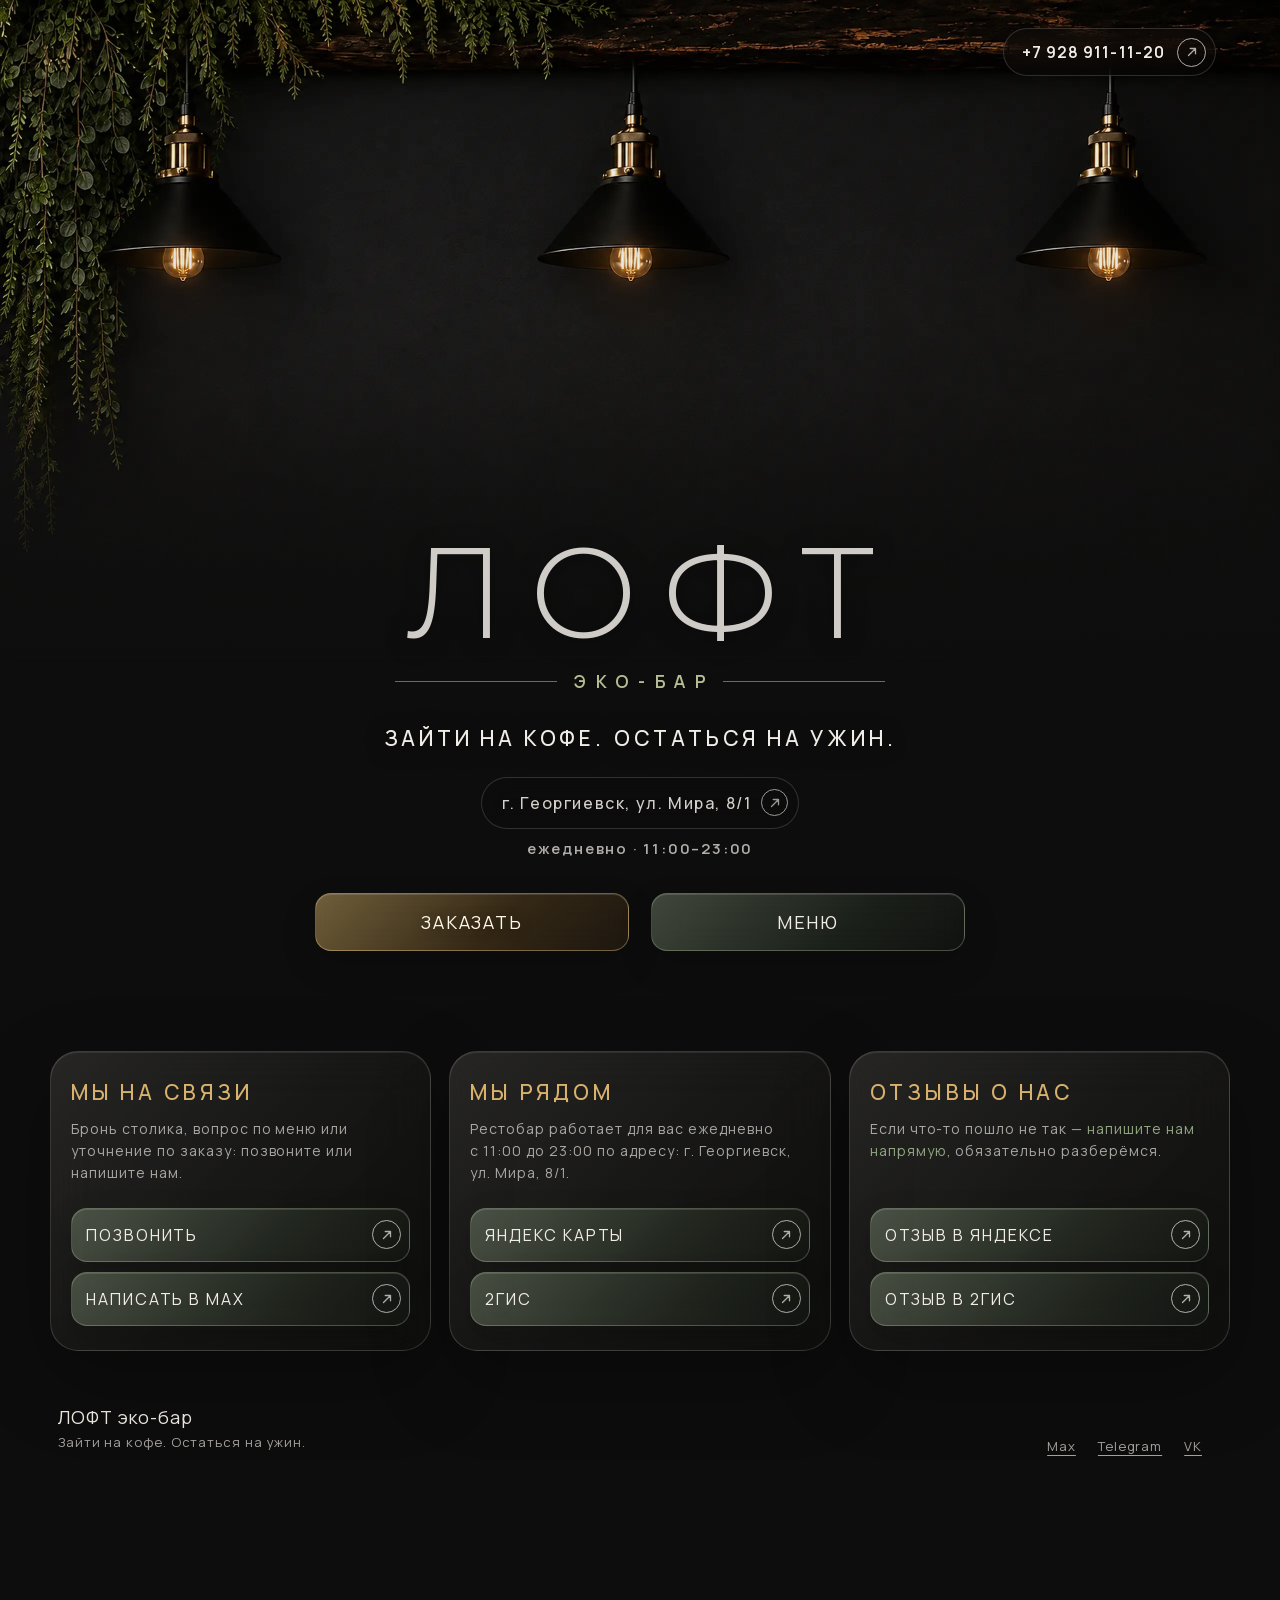
<file: index.html>
<!doctype html>
<html lang="ru">
  <head>
    <meta charset="utf-8" />
    <meta name="viewport" content="width=device-width, initial-scale=1" />
    <meta name="theme-color" content="#0d0d0d" />
    <meta
      name="description"
      content="ЛОФТ эко-бар в Георгиевске: меню, заказ, маршрут и отзывы."
    />
    <title>ЛОФТ эко-бар Георгиевск — рестобар и кофейня</title>
    <link rel="canonical" href="https://loftecobar.ru/" />
    <link rel="icon" href="favicon.svg" type="image/svg+xml" />
    <link rel="apple-touch-icon" sizes="180x180" href="/apple-touch-icon.png" />
    <meta name="apple-mobile-web-app-title" content="ЛОФТ" />
    <link rel="manifest" href="/manifest.webmanifest" />
    <link rel="stylesheet" href="styles.css" />
    <script src="script.js" defer></script>
    <link rel="stylesheet" href="compact-preview.css" />
    <script src="compact-preview.js" defer></script>
    <script type="application/ld+json">
{
  "@context": "https://schema.org",
  "@type": "CafeOrCoffeeShop",
  "name": "ЛОФТ эко-бар",
  "url": "https://loftecobar.ru/",
  "image": "https://loftecobar.ru/assets/hero-lamps-desktop.webp",
  "telephone": "+7 928 911-11-20",
  "address": {
    "@type": "PostalAddress",
    "streetAddress": "ул. Мира, 8/1",
    "addressLocality": "Георгиевск",
    "addressCountry": "RU"
  },
  "openingHours": "Mo-Su 11:00-23:00",
  "menu": "https://loftecobar.ru/menu/",
  "sameAs": [
    "https://t.me/loft_eco_bar",
    "https://vk.ru/loft_eco_bar"
  ],
  "geo": {
    "@type": "GeoCoordinates",
    "latitude": 44.127687,
    "longitude": 43.453145
  }
}
    </script>
  </head>
  <body>
    <nav class="compactBar" aria-label="Быстрый заказ и меню" hidden>
      <a class="button buttonPrimary" href="https://delivery.restik.com/loftecobar" target="_blank" rel="noopener noreferrer">Заказать</a>
      <a class="button buttonGlass" href="/menu/">Меню</a>
    </nav>
    <nav class="topbar" aria-label="Основная навигация">
      <a class="topPhone" href="tel:+79289111120">
        <span>+7 928 911-11-20</span>
        <span class="arrow" aria-hidden="true">
          <svg viewBox="0 0 16 16" focusable="false">
            <path d="M4 12 12 4M6 4h6v6"></path>
          </svg>
        </span>
      </a>
    </nav>
    <main>
      <div class="ambientBackground" aria-hidden="true"></div>

      <header class="hero" id="top">
        <div class="heroContent">
          <div class="heroIdentity">
            <div class="brandLockup">
              <h1>ЛОФТ</h1>
              <div class="ecoDivider" aria-label="эко-бар">
                <span aria-hidden="true"></span>
                <p>эко-бар</p>
                <span aria-hidden="true"></span>
              </div>
            </div>
            <p class="heroTagline">
              <span>Зайти на кофе.</span>
              <span>Остаться на ужин.</span>
            </p>
          </div>

          <div class="heroDetails">
            <a
              class="metaPill metaLink"
              href="https://yandex.ru/maps/-/CLWtAUNn"
              target="_blank"
              rel="noopener noreferrer"
            >
              <span>г. Георгиевск, ул. Мира, 8/1</span>
              <span class="arrow" aria-hidden="true">
                <svg viewBox="0 0 16 16" focusable="false">
                  <path d="M4 12 12 4M6 4h6v6"></path>
                </svg>
              </span>
            </a>
            <span class="heroHours">ежедневно · 11:00–23:00</span>
          </div>

          <div class="heroActions">
            <a
              class="button buttonPrimary"
              href="https://delivery.restik.com/loftecobar"
              target="_blank"
              rel="noopener noreferrer"
            >
              Заказать
              <span class="arrow" aria-hidden="true">
                <svg viewBox="0 0 16 16" focusable="false">
                  <path d="M4 12 12 4M6 4h6v6"></path>
                </svg>
              </span>
            </a>
            <a class="button buttonGlass" href="/menu/">
              Меню
              <span class="arrow" aria-hidden="true">
                <svg viewBox="0 0 16 16" focusable="false">
                  <path d="M4 12 12 4M6 4h6v6"></path>
                </svg>
              </span>
            </a>
          </div>
        </div>
      </header>

      <div class="contentShell">
        <section class="glassPanel contactPanel" id="contact">
          <div class="contactCopy">
            <h2>Мы на связи</h2>
            <p>Бронь столика, вопрос по меню или уточнение по заказу: позвоните или напишите нам.</p>
          </div>
          <div class="contactActions">
            <a class="button buttonPrimary" href="tel:+79289111120">
              Позвонить
              <span class="arrow" aria-hidden="true">
                <svg viewBox="0 0 16 16" focusable="false">
                  <path d="M4 12 12 4M6 4h6v6"></path>
                </svg>
              </span>
            </a>
            <a
              class="button buttonQuiet"
              href="https://max.ru/u/f9LHodD0cOJC2l22G8SwGrYEwNBu0Li9f3mlZ4DPx5f_AALDQjhPPnP1zCc"
              target="_blank"
              rel="noopener noreferrer"
            >
              Написать в Max
              <span class="arrow" aria-hidden="true">
                <svg viewBox="0 0 16 16" focusable="false">
                  <path d="M4 12 12 4M6 4h6v6"></path>
                </svg>
              </span>
            </a>
          </div>
        </section>



        <section class="detailGrid" aria-label="Маршрут">
          <article class="glassPanel detailCard" id="route">
            <div class="detailCopy">
              <h2 class="panelTitle">Мы рядом</h2>
              <p class="panelDescription routeDescription">
                Рестобар работает для вас ежедневно с&nbsp;11:00&nbsp;до&nbsp;23:00 по адресу: г. Георгиевск, ул.&nbsp;Мира,&nbsp;8/1.
              </p>
            </div>
            <div class="buttonStack">
              <a
                class="button buttonPrimary"
                href="https://yandex.ru/maps/-/CLWtAUNn"
                target="_blank"
                rel="noopener noreferrer"
              >
                Яндекс Карты
                <span class="arrow" aria-hidden="true">
                  <svg viewBox="0 0 16 16" focusable="false">
                    <path d="M4 12 12 4M6 4h6v6"></path>
                  </svg>
                </span>
              </a>
              <a
                class="button buttonQuiet"
                href="https://go.2gis.com/yyePI"
                target="_blank"
                rel="noopener noreferrer"
              >
                2ГИС
                <span class="arrow" aria-hidden="true">
                  <svg viewBox="0 0 16 16" focusable="false">
                    <path d="M4 12 12 4M6 4h6v6"></path>
                  </svg>
                </span>
              </a>
            </div>
          </article>
        </section>

        <section class="glassPanel reviewPanel" id="reviews">
          <div class="reviewCopy">
            <h2 class="panelTitle">Отзывы о нас</h2>
            <p class="panelDescription">
              Если что-то пошло не так —
              <a class="reviewDirectLink" href="https://max.ru/u/f9LHodD0cOIA-SZj9-avbQp1Ar7JcLvjmVXccJVioT0Pys84n3wCsUuttxI" target="_blank" rel="noopener noreferrer">напишите нам напрямую</a>, обязательно разберёмся.
            </p>
          </div>
          <div class="reviewActions">
            <a
              class="button buttonPrimary"
              href="https://yandex.ru/maps/org/loft_eco_bar/25566783641/?add-review=true&amp;ll=43.453183%2C44.127639&amp;z=14"
              target="_blank"
              rel="noopener noreferrer"
            >
              Отзыв в Яндексе
              <span class="arrow" aria-hidden="true">
                <svg viewBox="0 0 16 16" focusable="false">
                  <path d="M4 12 12 4M6 4h6v6"></path>
                </svg>
              </span>
            </a>
            <a
              class="button buttonQuiet"
              href="https://go.2gis.com/J8Sox"
              target="_blank"
              rel="noopener noreferrer"
            >
              Отзыв в 2ГИС
              <span class="arrow" aria-hidden="true">
                <svg viewBox="0 0 16 16" focusable="false">
                  <path d="M4 12 12 4M6 4h6v6"></path>
                </svg>
              </span>
            </a>
          </div>
        </section>

        <footer>
          <div>
            <p class="footerBrand">ЛОФТ эко-бар</p>
            <p>Зайти на кофе. Остаться на ужин.</p>
          </div>
          <div class="socials" aria-label="Социальные сети">
            <a
              href="https://max.ru/id615425451700_biz"
              target="_blank"
              rel="noopener noreferrer"
              >Max</a
            >
            <a
              href="https://t.me/loft_eco_bar"
              target="_blank"
              rel="noopener noreferrer"
              >Telegram</a
            >
            <a
              href="https://vk.ru/loft_eco_bar"
              target="_blank"
              rel="noopener noreferrer"
              >VK</a
            >
          </div>
        </footer>
      </div>

      <nav class="mobileDock" aria-label="Быстрые действия">
        <a
          href="https://delivery.restik.com/loftecobar"
          target="_blank"
          rel="noopener noreferrer"
        >
          <span aria-hidden="true"></span>
          Заказать
        </a>
        <a href="/menu/">
          <span aria-hidden="true"></span>
          Меню
        </a>
        <a href="https://yandex.ru/maps/-/CLWtAUNn" target="_blank" rel="noopener noreferrer">
          <span aria-hidden="true"></span>
          Маршрут
        </a>
      </nav>
    </main>
  </body>
</html>
</file>
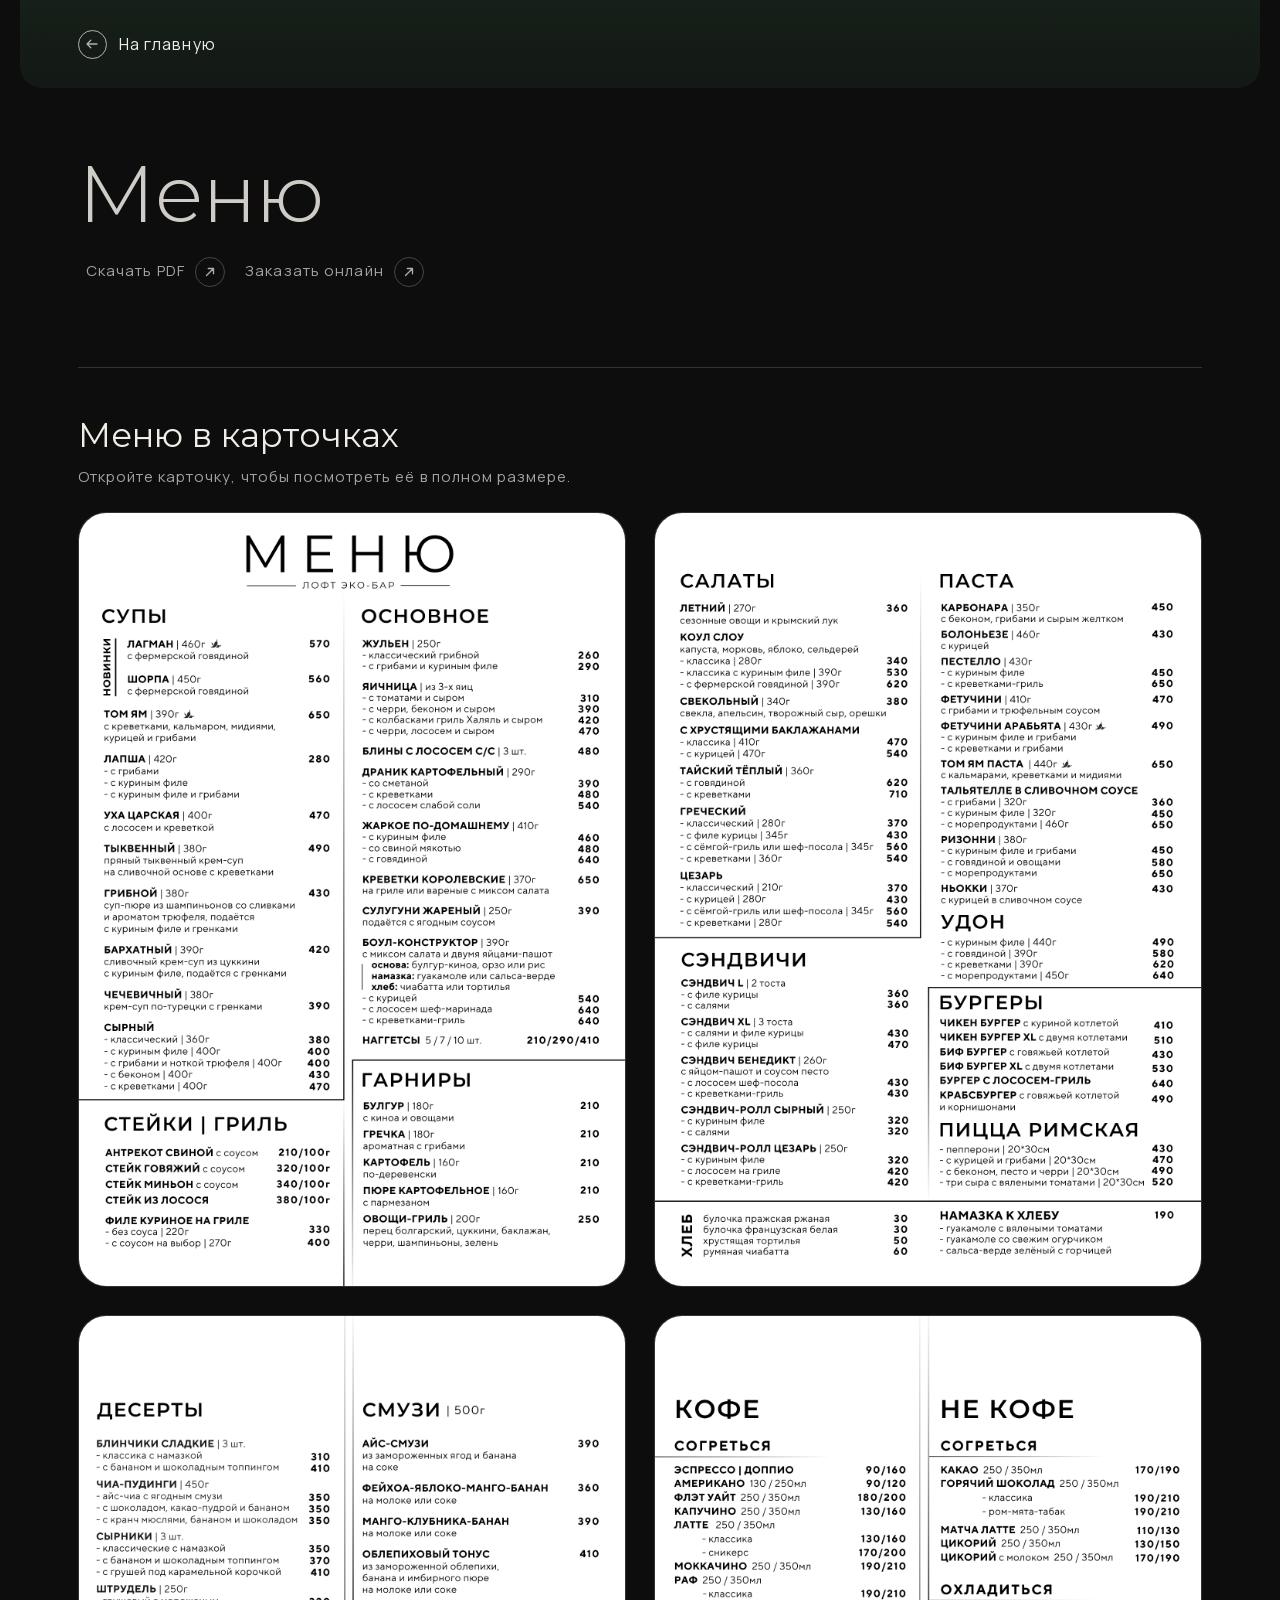
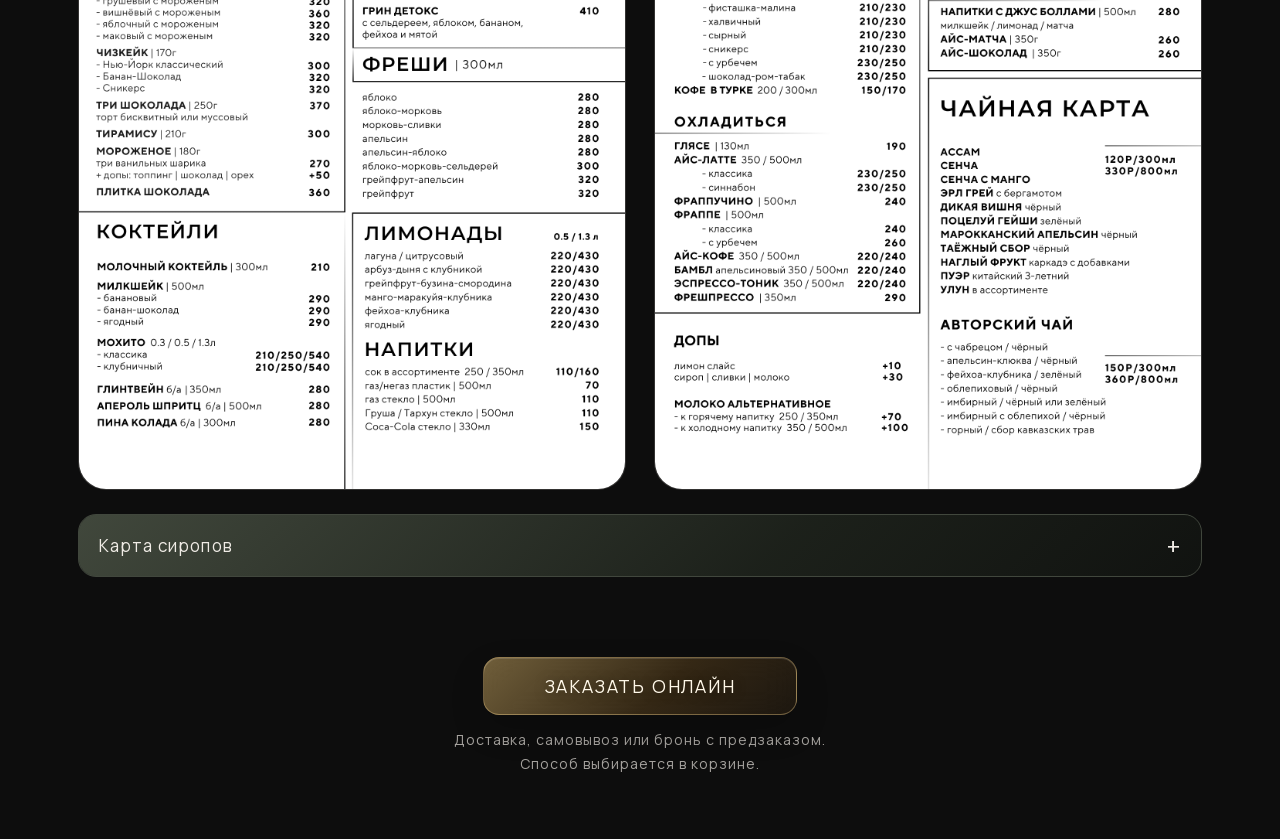
<file: menu/index.html>
<!doctype html>
<html lang="ru">
  <head>
    <meta charset="utf-8" />
    <meta name="viewport" content="width=device-width, initial-scale=1" />
    <meta name="theme-color" content="#0d0d0d" />
    <meta name="description" content="Меню ЛОФТ эко-бар в Георгиевске: карточки, PDF и онлайн-заказ." />
    <title>Меню ЛОФТ эко-бар в Георгиевске — блюда и онлайн-заказ</title>
    <link rel="canonical" href="https://loftecobar.ru/menu/" />
    <link rel="icon" href="/favicon.svg" type="image/svg+xml" />
    <link rel="apple-touch-icon" sizes="180x180" href="/apple-touch-icon.png" />
    <meta name="apple-mobile-web-app-title" content="ЛОФТ" />
    <link rel="manifest" href="/manifest.webmanifest" />
    <link rel="stylesheet" href="/styles.css" />
    <link rel="stylesheet" href="/menu/menu.css" />
    <script src="/script.js" defer></script>
    <script src="/menu/download.js" defer></script>
  </head>
  <body class="menuPage">
    <header class="menuTopbar menuWrap">
      <a class="menuHome" href="/" aria-label="ЛОФТ эко-бар — на главную">
        <span class="arrow" aria-hidden="true">
          <svg viewBox="0 0 16 16" focusable="false"><path d="M4 12 12 4M6 4h6v6" transform="rotate(-135 8 8)" /></svg>
        </span>
        <span>На главную</span>
      </a>
    </header>

    <main class="menuWrap">
      <header class="menuIntro">
        <h1>Меню</h1>
        <div class="menuExplanation">
          <p class="menuLinksLine">
            <span>Скачать PDF <a class="menuOrderArrow" href="/menu.pdf" download="loft-menu.pdf" data-menu-download aria-describedby="menu-download-status" aria-label="Скачать PDF меню"><span class="arrow" aria-hidden="true"><svg viewBox="0 0 16 16" focusable="false"><path d="M4 12 12 4M6 4h6v6"></path></svg></span></a></span>
            <span>Заказать онлайн <a class="menuOrderArrow" href="https://delivery.restik.com/loftecobar" target="_blank" rel="noopener noreferrer" aria-label="Заказать онлайн в Restik"><span class="arrow" aria-hidden="true"><svg viewBox="0 0 16 16" focusable="false"><path d="M4 12 12 4M6 4h6v6"></path></svg></span></a></span>
          </p>
          <p id="menu-download-status" data-download-status role="status" hidden><span></span> <a href="/menu.pdf" target="_blank" rel="noopener noreferrer">Открыть PDF</a></p>
        </div>
      </header>

      <section class="menuCards" id="menu-cards" aria-labelledby="menu-cards-title">
        <header class="menuCardsIntro">
          <h2 id="menu-cards-title">Меню в карточках</h2>
          <p>Откройте карточку, чтобы посмотреть её в полном размере.</p>
        </header>
        <ol class="menuCardList" role="list">
          <li>
            <a href="/menu/cards/page-01.png" aria-label="Открыть в полном размере: Супы, основное, стейки и гарниры">
              <img src="/menu/cards/page-01.png" alt="Супы, основное, стейки и гарниры" width="1414" height="2000" decoding="async" />
            </a>
          </li>
          <li>
            <a href="/menu/cards/page-02.png" aria-label="Открыть в полном размере: Салаты, сэндвичи, паста, удон, бургеры и пицца">
              <img src="/menu/cards/page-02.png" alt="Салаты, сэндвичи, паста, удон, бургеры и пицца" width="1414" height="2000" loading="lazy" decoding="async" />
            </a>
          </li>
          <li>
            <a href="/menu/cards/page-03.png" aria-label="Открыть в полном размере: Десерты, коктейли и прохладительные напитки">
              <img src="/menu/cards/page-03.png" alt="Десерты, коктейли и прохладительные напитки" width="1414" height="2000" loading="lazy" decoding="async" />
            </a>
          </li>
          <li>
            <a href="/menu/cards/page-04.png" aria-label="Открыть в полном размере: Кофе, не кофе и чайная карта">
              <img src="/menu/cards/page-04.png" alt="Кофе, не кофе и чайная карта" width="1414" height="2000" loading="lazy" decoding="async" />
            </a>
          </li>

        </ol>
        <details class="syrupCard">
          <summary>Карта сиропов <span class="syrupToggle" aria-hidden="true"></span></summary>
          <div class="syrupContent">
            <a class="syrupImage" href="/menu/syrups.png" aria-label="Открыть карту сиропов в полном размере">
              <img src="/menu/syrups.png" alt="Карта сиропов ЛОФТ эко-бар: вкусы сиропов и популярные миксы" width="1024" height="1536" loading="lazy" decoding="async" />
            </a>
            <p class="syrupDownload">Скачать карту сиропов (PDF) <a class="menuOrderArrow" href="/menu/syrups.pdf" download="loft-syrups.pdf" data-menu-download aria-describedby="syrups-download-status" aria-label="Скачать карту сиропов PDF"><span class="arrow" aria-hidden="true"><svg viewBox="0 0 16 16" focusable="false"><path d="M4 12 12 4M6 4h6v6"></path></svg></span></a></p>
            <p id="syrups-download-status" data-download-status role="status" hidden><span></span> <a href="/menu/syrups.pdf" target="_blank" rel="noopener noreferrer">Открыть PDF</a></p>
          </div>
        </details>
      </section>
      <div class="menuOrder">
        <a class="button buttonPrimary" href="https://delivery.restik.com/loftecobar" target="_blank" rel="noopener noreferrer">Заказать онлайн</a>
        <p class="menuOrderNote"><span>Доставка, самовывоз или бронь с предзаказом.</span><span>Способ выбирается в корзине.</span></p>
      </div>
    </main>
  </body>
</html>
</file>
<file: styles.css>
@font-face {
  font-family: "Manrope";
  font-style: normal;
  font-weight: 200 800;
  font-display: swap;
  src: url("assets/fonts/manrope-cyrillic.woff2") format("woff2");
  unicode-range: U+0301, U+0400-045F, U+0490-0491, U+04B0-04B1, U+2116;
}

@font-face {
  font-family: "Manrope";
  font-style: normal;
  font-weight: 200 800;
  font-display: swap;
  src: url("assets/fonts/manrope-latin.woff2") format("woff2");
  unicode-range: U+0000-00FF, U+0131, U+0152-0153, U+02BB-02BC, U+02C6, U+02DA,
    U+02DC, U+0304, U+0308, U+0329, U+2000-206F, U+20AC, U+2122, U+2191,
    U+2193, U+2212, U+2215, U+FEFF, U+FFFD;
}

@font-face {
  font-family: "Montserrat";
  font-style: normal;
  font-weight: 100 900;
  font-display: swap;
  src: url("assets/fonts/montserrat-cyrillic.woff2") format("woff2");
  unicode-range: U+0301, U+0400-045F, U+0490-0491, U+04B0-04B1, U+2116;
}

@font-face {
  font-family: "Montserrat";
  font-style: normal;
  font-weight: 100 900;
  font-display: swap;
  src: url("assets/fonts/montserrat-latin.woff2") format("woff2");
  unicode-range: U+0000-00FF, U+0131, U+0152-0153, U+02BB-02BC, U+02C6, U+02DA,
    U+02DC, U+0304, U+0308, U+0329, U+2000-206F, U+20AC, U+2122, U+2191,
    U+2193, U+2212, U+2215, U+FEFF, U+FFFD;
}

:root {
  --font-manrope: "Manrope", sans-serif;
  --font-montserrat: "Montserrat", sans-serif;
  --ink: #0d0d0d;
  --milk: #f0ece6;
  --milk-muted: rgba(240, 236, 230, 0.67);
  --accent: #caa05b;
  --accent-bright: #d8b16d;
  --sage: #93a783;
  --sage-soft: #afbea2;
  --amber-glass:
    linear-gradient(135deg, rgba(229, 191, 113, 0.46), rgba(172, 122, 48, 0.25) 58%, rgba(94, 65, 28, 0.2));
  --sage-glass:
    linear-gradient(135deg, rgba(164, 184, 150, 0.34), rgba(89, 111, 80, 0.2) 62%, rgba(34, 45, 31, 0.18));
  --neutral-glass:
    linear-gradient(135deg, rgba(240, 236, 230, 0.105), rgba(240, 236, 230, 0.035) 46%, rgba(13, 13, 13, 0.16));
  --glass: rgba(18, 18, 16, 0.5);
  --glass-strong: rgba(13, 13, 13, 0.88);
  --glass-soft: rgba(240, 236, 230, 0.052);
  --line: rgba(240, 236, 230, 0.17);
  --shadow: 0 28px 80px rgba(0, 0, 0, 0.28);
}

* {
  box-sizing: border-box;
}

html {
  scroll-behavior: smooth;
  scroll-padding-top: 24px;
  background: var(--ink);
}

body {
  margin: 0;
  min-width: 320px;
  background: var(--ink);
  color: var(--milk);
  font-family: var(--font-manrope), Arial, sans-serif;
  -webkit-font-smoothing: antialiased;
  -moz-osx-font-smoothing: grayscale;
  text-rendering: optimizeLegibility;
}

main {
  position: relative;
  isolation: isolate;
}

a {
  color: inherit;
}

.ambientBackground {
  position: fixed;
  z-index: 0;
  inset: 0;
  background-color: var(--ink);
  background-image: linear-gradient(to bottom, transparent 60%, var(--ink) 100%), url("assets/hero-lamps-desktop.webp");
  background-repeat: no-repeat;
  background-position: center top;
  background-size: 100% 51.29vw, 100% auto;
  pointer-events: none;
}

.ambientBackground::after {
  content: "";
  position: absolute;
  inset: 0;
  background:
    linear-gradient(90deg, rgba(13, 13, 13, 0.46) 0%, rgba(13, 13, 13, 0.08) 50%, rgba(13, 13, 13, 0.46) 100%),
    linear-gradient(180deg, rgba(13, 13, 13, 0.04) 0%, rgba(13, 13, 13, 0.1) 48%, rgba(13, 13, 13, 0.88) 94%);
}

.hero {
  position: relative;
  z-index: 1;
  width: min(1440px, 100%);
  min-height: 100svh;
  margin: 0 auto;
  padding: 28px clamp(24px, 5vw, 72px) 56px;
  display: flex;
  flex-direction: column;
}

.topbar {
  display: flex;
  align-items: center;
  justify-content: flex-end;
  gap: 20px;
}

.topPhone {
  min-height: 48px;
  padding: 0 9px 0 18px;
  display: inline-flex;
  align-items: center;
  gap: 12px;
  border: 1px solid var(--line);
  border-radius: 999px;
  background: rgba(13, 13, 13, 0.38);
  backdrop-filter: blur(14px);
  -webkit-backdrop-filter: blur(14px);
  text-decoration: none;
  font-size: 15.5px;
  font-weight: 650;
  letter-spacing: 0.035em;
}

.arrow {
  width: 29px;
  height: 29px;
  flex: none;
  display: inline-grid;
  place-items: center;
  border: 1px solid currentColor;
  border-radius: 50%;
  opacity: 0.72;
  transition: transform 180ms ease, opacity 180ms ease;
}

.arrow svg {
  width: 14px;
  height: 14px;
  fill: none;
  stroke: currentColor;
  stroke-width: 1.5;
  stroke-linecap: round;
  stroke-linejoin: round;
}

a:hover .arrow {
  transform: translate(1px, -1px);
  opacity: 1;
}

.heroContent {
  width: min(940px, 100%);
  margin: clamp(430px, 56svh, 720px) auto 0;
  text-align: center;
}

.brandLockup {
  width: fit-content;
  max-width: 100%;
  margin-inline: auto;
}

.hero h1 {
  margin: 0;
  font-size: clamp(64px, 10vw, 145px);
  font-family: var(--font-montserrat), Arial, sans-serif;
  font-weight: 400;
  line-height: 0.9;
  letter-spacing: 0.18em;
  text-transform: uppercase;
  text-wrap: balance;
  text-shadow: 0 3px 24px rgba(0, 0, 0, 0.42);
  transform: translateX(0.09em);
}

.ecoDivider {
  width: 100%;
  margin: 20px auto 0;
  display: grid;
  grid-template-columns: minmax(0, 1fr) auto minmax(0, 1fr);
  align-items: center;
  gap: 12px;
}

.ecoDivider > span {
  width: 100%;
  height: 1px;
  background: rgba(240, 236, 230, 0.42);
}

.ecoDivider p {
  margin: 0;
  color: #b8bd94;
  font-size: clamp(15px, 1.35vw, 19px);
  font-weight: 620;
  letter-spacing: 0.56em;
  white-space: nowrap;
  text-transform: uppercase;
  transform: translateX(0.28em);
}

.sectionLabel {
  margin: 0 0 16px;
  color: var(--sage-soft);
  font-size: 11px;
  font-weight: 760;
  line-height: 1.4;
  letter-spacing: 0.19em;
  text-transform: uppercase;
}

.heroTagline {
  margin: 29px 0 0;
  display: flex;
  justify-content: center;
  gap: 0.7ch;
  font-size: clamp(16.5px, 1.65vw, 22px);
  font-weight: 520;
  line-height: 1.55;
  letter-spacing: 0.18em;
  text-transform: uppercase;
  text-shadow: 0 3px 20px rgba(0, 0, 0, 0.62);
}

.heroDetails {
  margin-top: 22px;
  display: flex;
  flex-direction: column;
  align-items: center;
  justify-content: center;
  gap: 9px;
  flex-wrap: wrap;
}

.heroHours {
  color: rgba(240, 236, 230, 0.72);
  font-size: 15px;
  font-weight: 620;
  letter-spacing: 0.11em;
  text-transform: uppercase;
}

.metaPill {
  min-height: 47px;
  padding: 0 16px;
  display: inline-flex;
  align-items: center;
  gap: 10px;
  border: 1px solid var(--line);
  border-radius: 999px;
  background: rgba(13, 13, 13, 0.38);
  backdrop-filter: blur(14px);
  -webkit-backdrop-filter: blur(14px);
  color: rgba(240, 236, 230, 0.88);
  font-size: 14px;
  font-weight: 620;
  letter-spacing: 0.025em;
}

.metaLink {
  padding-right: 7px;
  text-decoration: none;
}

.metaLink .arrow {
  width: 27px;
  height: 27px;
}

.heroActions {
  width: min(650px, 100%);
  margin: 34px auto 0;
  display: grid;
  grid-template-columns: repeat(2, minmax(0, 1fr));
  justify-content: center;
  gap: 10px;
}

.button {
  min-height: 58px;
  padding: 0 20px;
  display: inline-flex;
  align-items: center;
  justify-content: space-between;
  gap: 18px;
  border: 1px solid transparent;
  border-radius: 16px;
  text-decoration: none;
  font-size: 14px;
  font-weight: 640;
  letter-spacing: 0.015em;
  box-shadow:
    inset 0 1px 0 rgba(255, 255, 255, 0.13),
    0 14px 34px rgba(0, 0, 0, 0.16);
  backdrop-filter: blur(18px) saturate(118%);
  -webkit-backdrop-filter: blur(18px) saturate(118%);
  transition: transform 180ms ease, filter 180ms ease, border-color 180ms ease;
}

.button:active,
.actionCard:active {
  transform: scale(0.985);
}

.buttonPrimary {
  border-color: rgba(240, 205, 137, 0.38);
  background: var(--amber-glass);
  color: #fff8e9;
  text-shadow: 0 1px 14px rgba(0, 0, 0, 0.42);
}

.buttonPrimary:hover {
  filter: brightness(1.1);
  border-color: rgba(248, 218, 156, 0.58);
}

.buttonQuiet {
  border-color: var(--line);
  background: var(--neutral-glass);
  color: var(--milk);
}

.buttonGlass {
  border-color: rgba(181, 201, 167, 0.31);
  background: var(--sage-glass);
  color: var(--milk);
}

.buttonGlass:hover,
.buttonQuiet:hover {
  border-color: rgba(240, 236, 230, 0.24);
  filter: brightness(1.12);
}

.hasActiveButton .buttonPrimary,
.hasActiveButton .actionCardPrimary {
  border-color: rgba(181, 201, 167, 0.31);
  background: var(--sage-glass);
  color: var(--milk);
  text-shadow: none;
}

.button.isActiveButton,
.actionCard.isActiveButton,
.mobileDock a.isActiveButton {
  border-color: rgba(240, 205, 137, 0.42);
  background: var(--amber-glass);
  color: #fff8e9;
  text-shadow: 0 1px 14px rgba(0, 0, 0, 0.42);
}

.contentShell {
  position: relative;
  z-index: 1;
  width: min(1180px, calc(100% - 32px));
  margin: 0 auto;
  padding: 44px 0 132px;
}

.glassPanel {
  border: 1px solid var(--line);
  border-radius: 28px;
  background:
    var(--neutral-glass),
    var(--glass);
  box-shadow:
    inset 0 1px 0 rgba(255, 255, 255, 0.08),
    var(--shadow);
  backdrop-filter: blur(24px) saturate(112%);
  -webkit-backdrop-filter: blur(24px) saturate(112%);
}

.contactPanel {
  padding: clamp(30px, 4.4vw, 48px);
  display: grid;
  grid-template-columns: minmax(0, 1fr) minmax(440px, 0.95fr);
  align-items: end;
  gap: clamp(34px, 6vw, 76px);
}

.contactCopy h2,
.panelTitle {
  margin: 0;
  color: var(--sage);
  font-size: clamp(24px, 2vw, 26px);
  font-weight: 520;
  line-height: 1.55;
  letter-spacing: 0.18em;
  text-transform: uppercase;
}

.contactCopy p,
.panelDescription {
  margin: 18px 0 0;
  color: var(--milk-muted);
  font-size: 17px;
  line-height: 1.55;
}

.panelDescription strong {
  color: rgba(240, 236, 230, 0.9);
  font-weight: 450;
  text-decoration: none;
}

.contactActions {
  display: grid;
  grid-template-columns: 1fr;
  gap: 10px;
}

.contactActions .button {
  font-size: 20px;
  font-weight: 620;
}

.actionsPanel {
  margin-top: 22px;
  padding: clamp(28px, 5vw, 58px);
}

.sectionIntro {
  max-width: 630px;
}

.sectionIntro .menuTitle {
  margin: 0;
  color: var(--sage);
  font-size: clamp(24px, 2vw, 26px);
  font-weight: 520;
  line-height: 1.55;
  letter-spacing: 0.18em;
  text-transform: uppercase;
  text-wrap: wrap;
}

.sectionLabel {
  color: var(--sage-soft);
}

.sectionIntro h2 {
  margin: 0;
  font-size: clamp(34px, 4.3vw, 57px);
  font-weight: 570;
  line-height: 1.05;
  letter-spacing: -0.04em;
  text-wrap: balance;
}

.sectionIntro > p:last-child,
.detailText {
  margin: 16px 0 0;
  color: var(--milk-muted);
  font-size: 17px;
  line-height: 1.6;
}

.actionGrid {
  margin-top: 30px;
  display: grid;
  grid-template-columns: repeat(2, minmax(0, 1fr));
  gap: 12px;
}

.actionCard {
  min-height: 160px;
  padding: 22px;
  display: grid;
  grid-template-columns: 1fr auto;
  grid-template-rows: auto 1fr;
  gap: 22px;
  border: 1px solid var(--line);
  border-radius: 22px;
  background:
    var(--neutral-glass),
    var(--glass-soft);
  box-shadow: inset 0 1px 0 rgba(255, 255, 255, 0.065);
  backdrop-filter: blur(17px) saturate(112%);
  -webkit-backdrop-filter: blur(17px) saturate(112%);
  text-decoration: none;
  transition: transform 180ms ease, filter 180ms ease, border-color 180ms ease;
}

.actionCard:hover {
  transform: translateY(-2px);
  border-color: rgba(156, 173, 142, 0.7);
  filter: brightness(1.12);
}

.actionCardPrimary {
  border-color: rgba(240, 205, 137, 0.36);
  background: var(--amber-glass);
  color: #fff8e9;
  text-shadow: 0 1px 14px rgba(0, 0, 0, 0.36);
}

.actionCardPrimary:hover {
  border-color: rgba(248, 218, 156, 0.56);
}

.cardNumber {
  font-size: 11px;
  font-weight: 800;
  letter-spacing: 0.15em;
}

.actionCard:not(.actionCardPrimary) .cardNumber {
  color: #a6b096;
}

.cardCopy {
  grid-column: 1;
  grid-row: 2;
  align-self: end;
}

.cardCopy strong {
  display: block;
  font-size: 20px;
  font-weight: 620;
}

.cardCopy small {
  margin-top: 7px;
  display: block;
  color: var(--milk-muted);
  font-size: 14px;
  line-height: 1.45;
}

.actionCardPrimary .cardCopy small {
  color: rgba(255, 248, 233, 0.7);
}

.actionCard > .arrow {
  grid-column: 2;
  grid-row: 2;
  align-self: end;
}

.detailGrid {
  margin-top: 22px;
  display: grid;
  grid-template-columns: 1fr;
  gap: 16px;
}

.detailCard {
  padding: clamp(28px, 4.4vw, 48px);
  display: flex;
  flex-direction: column;
}

.routeDescription {
  max-width: 560px;
}

.buttonStack {
  margin-top: 0;
  padding-top: 29px;
  display: grid;
  grid-template-columns: 1fr;
  gap: 10px;
}

.reviewPanel {
  margin-top: 22px;
  padding: clamp(28px, 5vw, 58px);
  display: grid;
  grid-template-columns: minmax(0, 1fr) minmax(440px, 0.95fr);
  align-items: end;
  gap: clamp(34px, 6vw, 76px);
}

.reviewActions {
  display: grid;
  gap: 10px;
}

.reviewDirectLink {
  color: var(--sage);
  text-decoration: none;
  white-space: normal;
}

.buttonStack .button,
.reviewActions .button {
  font-size: 20px;
  font-weight: 620;
}

footer {
  padding: 50px 8px 16px;
  display: flex;
  align-items: end;
  justify-content: space-between;
  gap: 32px;
  color: var(--milk-muted);
  font-size: 13px;
}

footer p {
  margin: 4px 0;
}

.footerBrand {
  color: var(--milk);
  font-size: 18px;
  font-weight: 400;
}

.socials {
  display: flex;
  flex-wrap: wrap;
  gap: 22px;
}

.socials a {
  text-underline-offset: 4px;
}

.mobileDock {
  display: none;
}

:focus-visible {
  outline: 2px solid var(--sage-soft);
  outline-offset: 4px;
}

@media (min-width: 761px) {
  .ambientBackground::after {
    background:
      linear-gradient(
        180deg,
        rgba(13, 13, 13, 0.02) 0%,
        rgba(13, 13, 13, 0.1) 34%,
        rgba(13, 13, 13, 0.78) 82%,
        var(--ink) 100%
      );
  }

  .heroActions .button,
  .contactActions .button,
  .buttonStack .button,
  .reviewActions .button {
    font-size: 18px;
    font-weight: 570;
    letter-spacing: 0.01em;
  }

  .actionsPanel,
  .detailGrid,
  .reviewPanel {
    margin-top: 30px;
  }

  .contactPanel,
  .actionsPanel,
  .detailCard,
  .reviewPanel {
    padding: clamp(30px, 4.4vw, 48px);
    grid-template-columns: minmax(0, 1fr) minmax(440px, 0.95fr);
    align-items: stretch;
    gap: clamp(34px, 6vw, 76px);
  }

  .actionsPanel {
    display: grid;
  }

  .contactCopy,
  .sectionIntro,
  .detailCopy,
  .reviewCopy {
    align-self: end;
  }

  .contactCopy p,
  .sectionIntro > p:last-child,
  .panelDescription {
    margin-top: 10px;
  }

  .contactActions,
  .actionGrid,
  .buttonStack,
  .reviewActions {
    align-self: start;
  }

  .actionGrid {
    margin-top: 0;
    grid-template-columns: 1fr;
    gap: 10px;
  }

  .actionCard {
    min-height: 74px;
    padding: 0 10px 0 20px;
    grid-template-columns: 1fr auto;
    grid-template-rows: 1fr;
    gap: 18px;
    border-radius: 16px;
  }

  .cardNumber {
    display: none;
  }

  .cardCopy {
    grid-column: 1;
    grid-row: 1;
    align-self: center;
  }

  .cardCopy strong {
    font-size: 18px;
    font-weight: 570;
  }

  .cardCopy small {
    margin-top: 3px;
    font-size: 13px;
  }

  .actionCard > .arrow {
    grid-column: 2;
    grid-row: 1;
    align-self: center;
  }

  .detailCard {
    display: grid;
  }

  .buttonStack {
    padding-top: 0;
  }
}

@media (max-width: 760px) {
  .hero h1 {
    font-weight: 320;
    color: rgba(240, 236, 230, 0.86);
  }

  .ambientBackground {
    background-image: url("assets/hero-lamps-mobile.webp");
    background-position: center top;
    background-size: cover;
  }

  .ambientBackground::after {
    background:
      linear-gradient(180deg, rgba(13, 13, 13, 0.02) 0%, rgba(13, 13, 13, 0.1) 34%, rgba(13, 13, 13, 0.78) 82%, var(--ink) 100%);
  }

  .hero {
    min-height: 0;
    padding: 19px 18px calc(34px + env(safe-area-inset-bottom));
  }

  .topbar {
    gap: 8px;
  }

  .topPhone {
    min-height: 42px;
    padding: 0 7px 0 12px;
    gap: 8px;
    font-size: clamp(14px, 4vw, 16.5px);
  }

  .topPhone .arrow {
    width: 26px;
    height: 26px;
    font-size: 10px;
  }

  .heroContent {
    width: 100%;
    max-width: 560px;
    margin-top: clamp(270px, 37svh, 330px);
  }

  .brandLockup {
    width: min(82vw, 360px);
  }

  .heroTagline {
    margin-top: 22px;
    flex-direction: column;
    gap: 2px;
    font-size: clamp(12px, 3.75vw, 15.25px);
    line-height: 1.65;
    letter-spacing: 0.17em;
  }

  .heroDetails {
    margin-top: 17px;
    gap: 7px;
  }

  .heroHours {
    font-size: clamp(14px, 4vw, 16px);
    letter-spacing: 0.1em;
  }

  .metaPill {
    min-height: 42px;
    padding-inline: 13px;
    font-size: clamp(11.5px, 3.2vw, 13.75px);
  }

  .metaLink {
    padding-right: 6px;
  }

  .metaLink .arrow {
    width: 26px;
    height: 26px;
    font-size: 10px;
  }

  .heroActions {
    display: grid;
    grid-template-columns: repeat(2, minmax(0, 1fr));
    margin-top: 30px;
    gap: 8px;
  }

  .heroActions .button {
    min-height: 54px;
    padding-inline: 12px 8px;
    gap: 8px;
    font-size: clamp(10.5px, 3vw, 12.5px);
    font-weight: 570;
    letter-spacing: 0.01em;
    white-space: normal;
    overflow-wrap: anywhere;
  }

  .heroActions .arrow {
    width: 26px;
    height: 26px;
    font-size: 10px;
  }

  .contentShell {
    width: min(100% - 24px, 620px);
    padding: 20px 0 124px;
  }

  .glassPanel {
    border-radius: 23px;
    background:
      linear-gradient(
        135deg,
        rgba(240, 236, 230, 0.075),
        rgba(240, 236, 230, 0.02) 46%,
        rgba(13, 13, 13, 0.08)
      ),
      rgba(13, 13, 13, 0.34);
    backdrop-filter: blur(18px) saturate(108%);
    -webkit-backdrop-filter: blur(18px) saturate(108%);
  }

  .actionsPanel,
  .detailCard,
  .reviewPanel {
    padding: 24px 20px;
  }

  .contactPanel {
    padding: 25px 20px 20px;
    grid-template-columns: 1fr;
    gap: 24px;
  }

  .contactCopy h2,
  .panelTitle {
    font-size: 24px;
    letter-spacing: 0.1em;
  }

  .sectionIntro .menuTitle {
    font-size: 24px;
    letter-spacing: 0.1em;
  }

  .contactCopy p,
  .panelDescription {
    margin-top: 12px;
    font-size: 15px;
  }

  .contactActions {
    gap: 8px;
  }

  .contactActions .button {
    min-height: 54px;
    padding-inline: 14px 8px;
    font-size: 17px;
  }

  .contactActions .arrow {
    width: 26px;
    height: 26px;
  }

  .sectionIntro h2 {
    font-size: 33px;
  }

  .sectionIntro > p:last-child,
  .detailText {
    margin-top: 13px;
    font-size: 15px;
  }

  .actionGrid {
    margin-top: 22px;
    grid-template-columns: 1fr;
    gap: 9px;
  }

  .actionCard {
    min-height: 118px;
    padding: 17px;
    gap: 15px;
    border-radius: 18px;
  }

  .cardCopy strong {
    font-size: 17px;
  }

  .cardCopy small {
    font-size: 13px;
  }

  .detailGrid {
    margin-top: 18px;
    grid-template-columns: 1fr;
    gap: 12px;
  }

  .buttonStack {
    gap: 8px;
    padding-top: 24px;
  }

  .buttonStack .button {
    min-height: 54px;
    padding-inline: 14px 8px;
    font-size: 17px;
  }

  .buttonStack .arrow {
    width: 26px;
    height: 26px;
  }

  .reviewPanel {
    margin-top: 18px;
    grid-template-columns: 1fr;
    gap: 24px;
  }

  .reviewActions .button {
    min-height: 54px;
    padding-inline: 14px 8px;
    font-size: 17px;
  }

  .reviewActions .arrow {
    width: 26px;
    height: 26px;
  }

  footer {
    padding: 38px 4px 10px;
    display: grid;
    grid-template-columns: max-content minmax(0, 1fr);
    gap: 0;
  }

  footer > div:first-child {
    display: contents;
  }

  footer .footerBrand {
    grid-column: 1;
    grid-row: 1;
  }

  footer > div:first-child > p:not(.footerBrand) {
    grid-column: 1 / -1;
    grid-row: 2;
  }

  footer .socials {
    grid-column: 1;
    grid-row: 3;
    justify-self: start;
    justify-content: flex-start;
    gap: 8px;
    margin-top: 24px;
  }

  .mobileDock {
    position: fixed;
    z-index: 30;
    left: 10px;
    right: 10px;
    bottom: max(9px, env(safe-area-inset-bottom));
    display: grid;
    grid-template-columns: repeat(3, 1fr);
    padding: 7px;
    border: 1px solid var(--line);
    border-radius: 18px;
    background: rgba(13, 13, 13, 0.88);
    box-shadow: 0 18px 50px rgba(0, 0, 0, 0.45);
    backdrop-filter: blur(18px);
    -webkit-backdrop-filter: blur(18px);
  }

  .mobileDock a {
    min-height: 48px;
    display: flex;
    flex-direction: column;
    align-items: center;
    justify-content: center;
    gap: 6px;
    border-radius: 12px;
    text-decoration: none;
    font-size: clamp(12px, 3.7vw, 14px);
    font-weight: 500;
  }

  .mobileDock a > span {
    width: 18px;
    height: 2px;
    border-radius: 999px;
    background: currentColor;
    opacity: 0.8;
  }
}

@media (max-width: 360px), (max-height: 700px) and (max-width: 760px) {
  .hero {
    padding-inline: 15px;
    padding-bottom: calc(34px + env(safe-area-inset-bottom));
  }

  .hero h1 {
    font-size: clamp(40px, 12vw, 48px);
  }

  .heroContent {
    margin-top: clamp(190px, 26svh, 230px);
  }

  .heroTagline {
    margin-top: 14px;
    font-size: clamp(10px, 3.2vw, 12px);
    line-height: 1.5;
  }

  .heroDetails {
    margin-top: 12px;
  }

  .heroActions {
    margin-top: 20px;
  }
}

@media (prefers-reduced-motion: reduce) {
  html {
    scroll-behavior: auto;
  }

  *,
  *::before,
  *::after {
    transition: none !important;
  }
}

/* Slightly more space between letters on the main actions. */
.heroActions .button,
.contactActions .button,
.buttonStack .button,
.reviewActions .button { letter-spacing: 0.07em; }

.contactCopy p, .routeDescription, .reviewCopy .panelDescription, footer { letter-spacing: 0.07em; }

.topPhone, .heroDetails .metaLink, .heroHours { letter-spacing: 0.07em; }

.heroHours { letter-spacing: 0.12em; text-transform: none; }

.heroDetails .metaLink { min-height: 52px; max-width: 100%; padding: 0 10px 0 20px; font-size: clamp(13px, 3.6vw, 16px); font-weight: 500; letter-spacing: 0.10em; }

/* Equal starting appearance for contact, directions and review actions. */
:is(.contactActions, .buttonStack, .reviewActions) .button {
  border-color: rgba(181, 201, 167, 0.31);
  background: var(--sage-glass);
  color: var(--milk);
  text-shadow: none;
}
@media (hover: hover) {
  :is(.contactActions, .buttonStack, .reviewActions) .button:hover {
    border-color: rgba(248, 218, 156, 0.58);
    background: var(--amber-glass);
    color: #fff8e9;
  }
}
:is(.contactActions, .buttonStack, .reviewActions) .button:active,
:is(.contactActions, .buttonStack, .reviewActions) .button.isActiveButton {
  border-color: rgba(248, 218, 156, 0.58);
  background: var(--amber-glass);
  color: #fff8e9;
}

.heroActions .buttonPrimary { font-weight: 400; }
.heroActions .buttonGlass { text-transform: uppercase; letter-spacing: 0.19em; }

.heroActions .button, .contactActions .button, .buttonStack .button, .reviewActions .button { text-transform: uppercase; letter-spacing: 0.19em; }

.heroActions .button, .contactActions .button, .buttonStack .button, .reviewActions .button { font-weight: 400; }

.contactCopy h2, .panelTitle { color: #d8b16d; }

/* Match the compact hero actions to the fixed mobile action bar. */
.heroActions .button {
  justify-content: center;
  gap: 0;
  padding-inline: 8px;
  letter-spacing: 0.1em;
  white-space: nowrap;
}
.heroActions .arrow { display: none; }

@media (max-width: 760px) {
  .heroActions .button {
    font-size: clamp(14px, 4.5vw, 17px);
  }

  .heroActions .button,
  .contactActions .button,
  .buttonStack .button,
  .reviewActions .button { letter-spacing: 0.12em; }
}

@media (width > 760px) {
  footer {
    padding-right: 28px;
  }

  .heroActions {
    gap: 22px;
  }

  .contentShell :is(.contactActions, .buttonStack, .reviewActions) .button {
    backdrop-filter: none;
    -webkit-backdrop-filter: none;
  }

  .heroContent {
    margin-top: clamp(390px, 51svh, 680px);
  }

  .hero h1 {
    font-weight: 320;
    color: rgba(240, 236, 230, 0.86);
  }

  .contentShell :is(.contactCopy h2, .panelTitle) {
    font-size: 21px;
  }

  .contactCopy p,
  .routeDescription,
  .reviewCopy .panelDescription {
    font-size: 14px;
  }
}

@media (min-width: 1000px) {
  .contentShell {
    display: grid;
    grid-template-columns: repeat(3, minmax(0, 1fr));
    column-gap: 18px;
  }

  .contentShell > footer {
    grid-column: 1 / -1;
  }

  .contentShell > .detailGrid,
  .contentShell > .reviewPanel {
    margin-top: 0;
  }

  .contentShell :is(.contactPanel, .detailCard, .reviewPanel) {
    display: grid;
    grid-template-columns: minmax(0, 1fr);
    grid-template-rows: subgrid;
    grid-row: span 2;
    align-items: stretch;
    gap: 0;
    padding: 24px 20px;
  }

  .contentShell > .detailGrid {
    grid-row: span 2;
    grid-template-rows: subgrid;
    row-gap: 0;
  }

  .contentShell :is(.contactCopy, .detailCopy, .reviewCopy) {
    align-self: stretch;
  }

  .contentShell :is(.contactActions, .buttonStack, .reviewActions) {
    align-self: start;
    margin-top: 24px;
  }

  .contentShell :is(.contactActions, .buttonStack, .reviewActions) .button {
    min-height: 54px;
    padding-inline: 14px 8px;
    font-size: 16px;
    letter-spacing: 0.12em;
  }
}
</file>
<file: compact-preview.css>
[hidden].compactBar { display: none; }
.compactBar { position: fixed; z-index: 100; top: 0; left: 0; right: 0; display: flex; justify-content: center; gap: 10px; padding: 10px max(14px, env(safe-area-inset-right)) 10px max(14px, env(safe-area-inset-left)); background: linear-gradient(to bottom, rgba(13,13,13,.9), rgba(13,13,13,.58)); backdrop-filter: blur(14px); -webkit-backdrop-filter: blur(14px); }
.compactBar .button { justify-content: center; min-height: 44px; width: min(220px, 50%); padding: 8px 12px; font-size: clamp(10px, 2.8vw, 13px); font-weight: 400; text-align: center; text-transform: uppercase; letter-spacing: .1em; }
.heroActions .buttonGlass.isActiveButton,
.compactBar .buttonGlass.isActiveButton {
  border-color: rgba(181, 201, 167, 0.31);
  background: var(--sage-glass);
  color: var(--milk);
  text-shadow: none;
}
.hasActiveButton .heroActions .buttonPrimary:not(.isActiveButton),
.hasActiveButton .compactBar .buttonPrimary:not(.isActiveButton) {
  border-color: rgba(240, 205, 137, 0.38);
  background: var(--amber-glass);
  color: #fff8e9;
  text-shadow: 0 1px 14px rgba(0, 0, 0, 0.42);
}
@media (max-width: 760px) { .compactBar .button { letter-spacing: .12em; } }

@media (hover: hover) and (pointer: fine) and (width > 760px) {
  .heroActions .button:hover,
  .compactBar .button:hover {
    transform: scale(1.04);
  }

  .heroActions .button:active,
  .compactBar .button:active,
  .heroActions .button.isActiveButton,
  .compactBar .button.isActiveButton {
    transform: scale(1.06);
  }
}

@media (max-width: 760px) {
  .heroActions .button:active,
  .compactBar .button:active {
    filter: brightness(1.18);
    transform: none;
  }
}

@media (prefers-reduced-motion: reduce) {
  .heroActions .button:hover,
  .compactBar .button:hover,
  .heroActions .button:active,
  .compactBar .button:active,
  .heroActions .button.isActiveButton,
  .compactBar .button.isActiveButton {
    transform: none;
  }
}

.topbar {
  position: fixed;
  z-index: 101;
  top: 28px;
  right: max(clamp(24px, 5vw, 72px), calc((100% - 1440px) / 2 + 72px));
}

.hero {
  padding-top: 76px;
}

.compactBar.is-visible + .topbar {
  top: 8px;
}

.compactBar {
  opacity: 0;
  visibility: hidden;
  pointer-events: none;
  transform: translateY(-6px);
  transition: opacity 220ms ease, transform 220ms ease, visibility 0s linear 220ms;
}

.compactBar.is-visible {
  opacity: 1;
  visibility: visible;
  pointer-events: auto;
  transform: translateY(0);
  transition-delay: 0s;
}

@media (prefers-reduced-motion: reduce) {
  .compactBar {
    transition: none;
  }
}

@media (width < 1000px) {
  .compactBar {
    padding-top: 64px;
  }
}

@media (max-width: 760px) {
  .topbar {
    top: 19px;
    right: max(18px, env(safe-area-inset-right));
  }

  .hero {
    padding-top: 61px;
  }

  .compactBar {
    padding-top: 58px;
  }
}
</file>
<file: menu/menu.css>
.menuPage {
  min-width: 0;
}

.menuWrap {
  width: min(100%, 1240px);
  margin-inline: auto;
  padding-inline: clamp(16px, 4.5vw, 60px);
}

.menuTopbar {
  padding-block: 20px;
}

.menuHome {
  display: inline-flex;
  align-items: center;
  gap: 12px;
  min-height: 48px;
  text-decoration: none;
}

.menuBrand {
  display: grid;
  justify-items: center;
  gap: 4px;
  line-height: 1.1;
  text-transform: uppercase;
}

.menuBrandName {
  font-family: var(--font-montserrat);
  font-size: 23px;
  font-weight: 400;
  letter-spacing: 0.18em;
  padding-inline-start: 0.18em;
}

.menuBrandType {
  color: var(--sage-soft);
  font-size: 9px;
  font-weight: 620;
  letter-spacing: 0.42em;
  padding-inline-start: 0.42em;
}

.menuIntro {
  padding-block: clamp(24px, 5vw, 64px) clamp(36px, 7vw, 80px);
  text-align: center;
}

.menuIntro h1 {
  margin: 0;
  font-family: var(--font-montserrat);
  font-size: clamp(44px, 8vw, 80px);
  font-weight: 320;
  line-height: 1.06;
}

@media (width > 760px) {
  .menuIntro h1 {
    font-size: clamp(44px, 8vw, 80px);
    font-weight: 320;
    color: rgba(240, 236, 230, 0.86);
  }
}

.menuDownload {
  display: inline-block;
  margin-top: 16px;
  color: var(--milk-muted);
  font-size: 14px;
  text-underline-offset: 4px;
}

.menuExplanation {
  max-width: 600px;
  margin: 20px auto 0;
  color: var(--milk-muted);
  line-height: 1.6;
  letter-spacing: 0.02em;
  display: grid;
  gap: 8px;
}

.menuExplanation p { margin: 0; }
.menuLinksLine { display: flex; justify-content: center; align-items: center; flex-wrap: wrap; column-gap: 20px; row-gap: 6px; }
.menuOrderArrow { display: inline-flex; vertical-align: middle; margin-inline-start: 6px; text-decoration: none; }
.menuOrderArrow .arrow { width: 30px; height: 30px; border-color: rgba(240,236,230,.35); color: var(--milk); }
.menuOrder { display: flex; flex-direction: column; align-items: center; gap: 14px; padding: 0 0 64px; }
.menuOrderNote { display: grid; gap: 2px; max-width: none; margin: 0; color: var(--milk-muted); font-size: 14px; line-height: 1.55; text-align: center; white-space: nowrap; }
.menuOrder .button { min-height: 48px; gap: 16px; }

.menuCards {
  border-top: 1px solid var(--line);
  padding-block: clamp(24px, 4vw, 48px) clamp(40px, 7vw, 80px);
}

.menuCardsIntro {
  margin-bottom: 24px;
}

.menuCardsIntro h2 {
  margin: 0;
  font-family: var(--font-montserrat);
  font-size: clamp(24px, 4vw, 40px);
  font-weight: 400;
  line-height: 1.16;
}

@media (max-width: 760px) {
  .menuIntro {
    text-align: left;
  }

  .menuExplanation {
    margin-left: 0;
    margin-right: 0;
  }

  .menuLinksLine {
    justify-content: flex-start;
    padding-left: 4px;
  }

  .menuCardsIntro h2 {
    font-size: 22px;
  }
}

@media (width > 760px) {
  .menuCardsIntro h2 {
    font-size: clamp(24px, 3.3vw, 34px);
  }
}

.menuCardsIntro p {
  margin: 10px 0 0;
  color: var(--milk-muted);
  font-size: 15px;
  line-height: 1.55;
}


.menuCardList {
  display: grid;
  grid-template-columns: minmax(0, 1fr);
  align-items: start;
  gap: clamp(16px, 3vw, 28px);
  margin: 0;
  padding: 0;
  list-style: none;
}

.menuCardList > li {
  min-width: 0;
}

.menuCardList a {
  display: block;
  overflow: hidden;
  border: 1px solid var(--line);
  border-radius: 28px;
  background: var(--ink);
}

.menuCardList a:hover {
  border-color: var(--sage);
}

.menuCardList img {
  display: block;
  width: 100%;
  height: auto;
}

.syrupCard {
  margin-top: 24px;
  border: 1px solid rgba(181, 201, 167, 0.31);
  border-radius: 18px;
  overflow: hidden;
}

.syrupCard summary {
  display: flex;
  justify-content: space-between;
  align-items: center;
  gap: 16px;
  min-height: 58px;
  padding: 14px 20px;
  background: var(--sage-glass);
  color: var(--milk);
  font-size: 17px;
  letter-spacing: 0.07em;
  cursor: pointer;
  list-style: none;
}

.syrupCard summary::-webkit-details-marker {
  display: none;
}

.syrupToggle::before {
  content: "+";
  font-size: 24px;
}

.syrupCard[open] .syrupToggle::before {
  content: "−";
}

.syrupContent {
  padding: 16px;
}

.syrupImage {
  display: block;
  width: min(100%, 720px);
  margin-inline: auto;
  overflow: hidden;
  border-radius: 16px;
  background: #fff;
}

.syrupImage img {
  display: block;
  width: 100%;
  height: auto;
}

.syrupDownload {
  margin: 16px 0 0;
  color: var(--milk-muted);
  text-align: center;
  line-height: 1.6;
  letter-spacing: 0.07em;
}

@media (width > 760px) {
  .syrupDownload {
    font-size: 15px;
  }
}

@media (min-width: 760px) {
  .menuCardList {
    grid-template-columns: repeat(2, minmax(0, 1fr));
  }
}

.menuOrder .button,
.menuOrderNote { letter-spacing: 0.07em; }

.menuExplanation, .menuCardsIntro p { letter-spacing: 0.07em; }

.menuDownload, .menuHome { letter-spacing: 0.07em; }

.menuOrder .button { text-transform: uppercase; letter-spacing: 0.19em; }

.menuOrder .button { font-weight: 400; }

@media (hover: hover) and (pointer: fine) and (width > 760px) {
  .menuOrder .button:hover {
    transform: scale(1.04);
  }

  .menuOrder .button:active,
  .menuOrder .button.isActiveButton {
    transform: scale(1.06);
  }
}

@media (prefers-reduced-motion: reduce) {
  .menuOrder .button:hover,
  .menuOrder .button:active,
  .menuOrder .button.isActiveButton {
    transform: none;
  }
}

@media (max-width: 760px) {
  .menuOrder .button { font-size: clamp(14px, 4.5vw, 17px); letter-spacing: 0.12em; }
}
@media (min-width: 761px) {
  .menuOrder .button {
    width: min(314px, 100%);
    min-height: 58px;
    justify-content: center;
    font-size: 18px;
    letter-spacing: 0.1em;
  }
}

.menuTopbar {
  position: sticky;
  top: 0;
  z-index: 50;
  background: linear-gradient(to bottom, rgba(24, 34, 27, 0.9), rgba(24, 34, 27, 0.58));
  backdrop-filter: blur(14px);
  -webkit-backdrop-filter: blur(14px);
}

@media (width > 760px) {
  .menuTopbar {
    border-radius: 0 0 22px 22px;
  }

  .menuIntro {
    text-align: left;
  }

  .menuExplanation {
    margin-left: 0;
    margin-right: 0;
  }

  .menuLinksLine {
    justify-content: flex-start;
    padding-left: 8px;
    font-size: 15px;
  }
}
</file>
